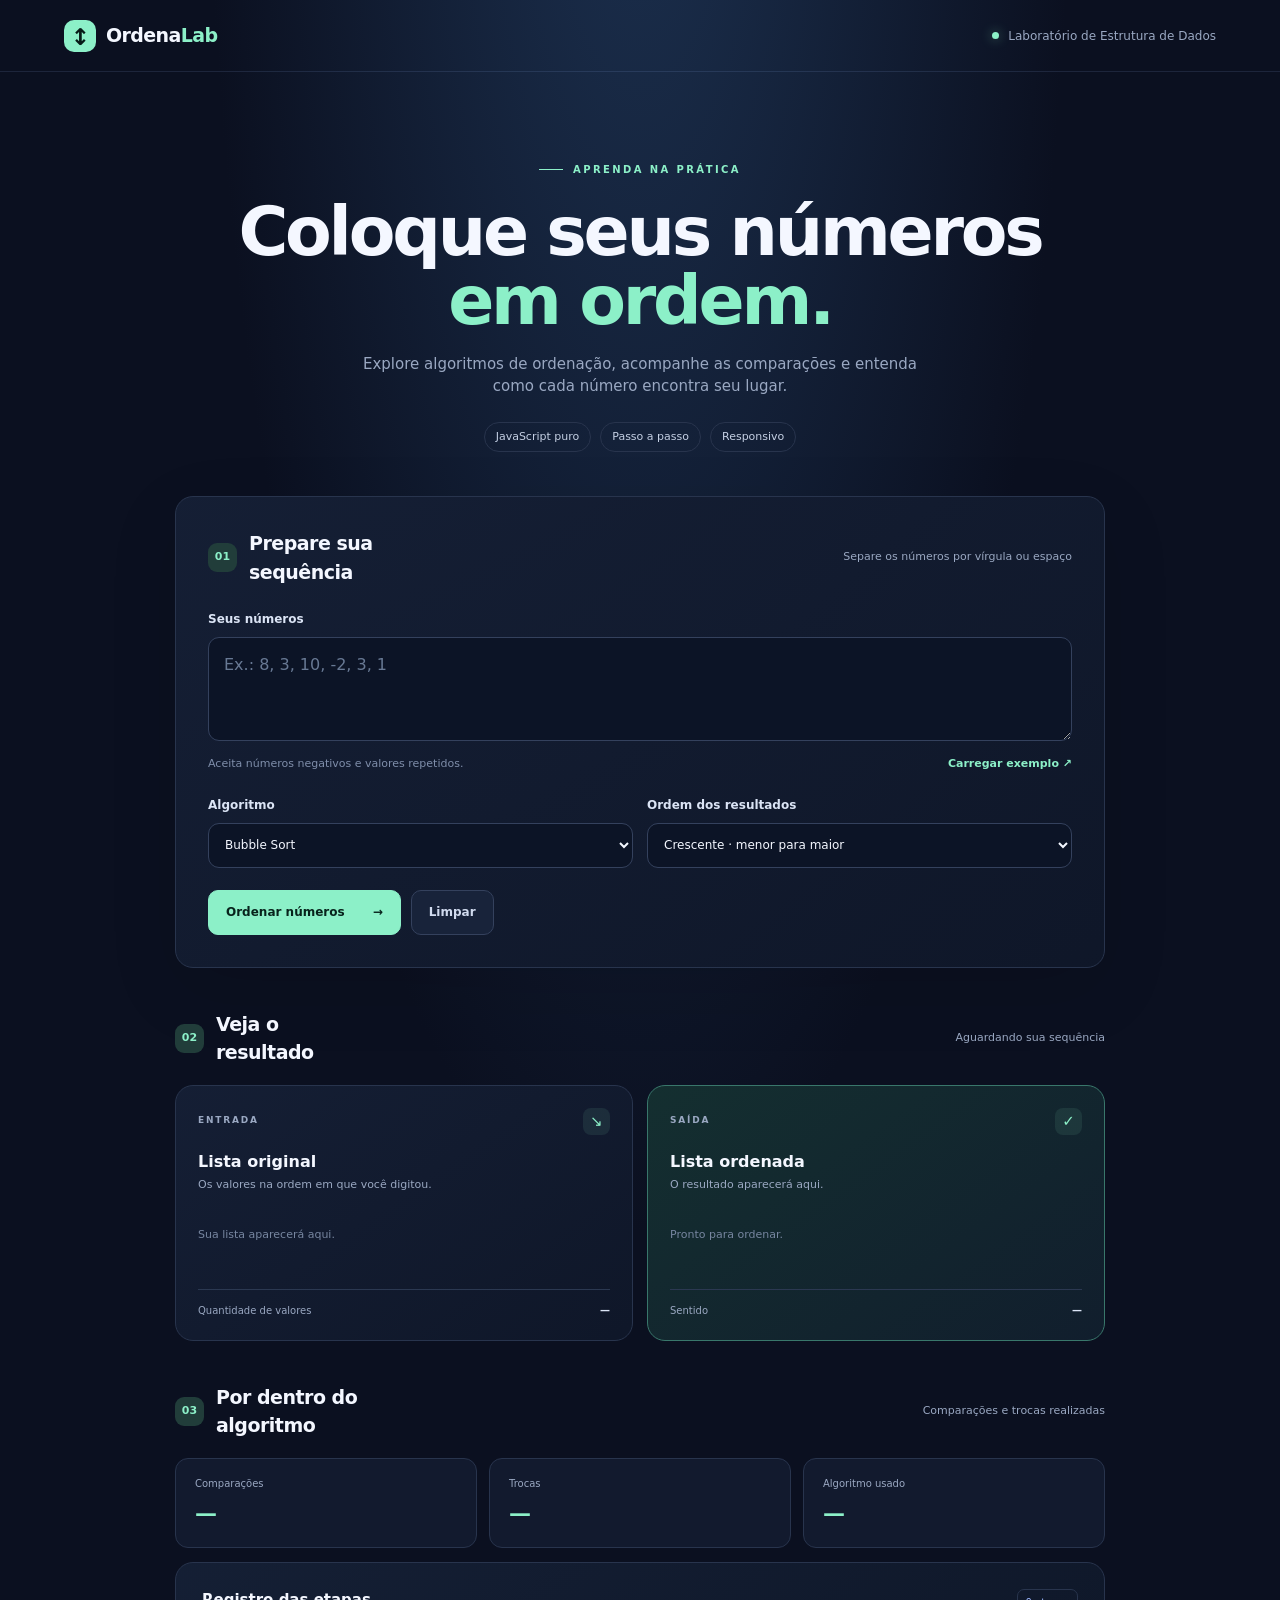
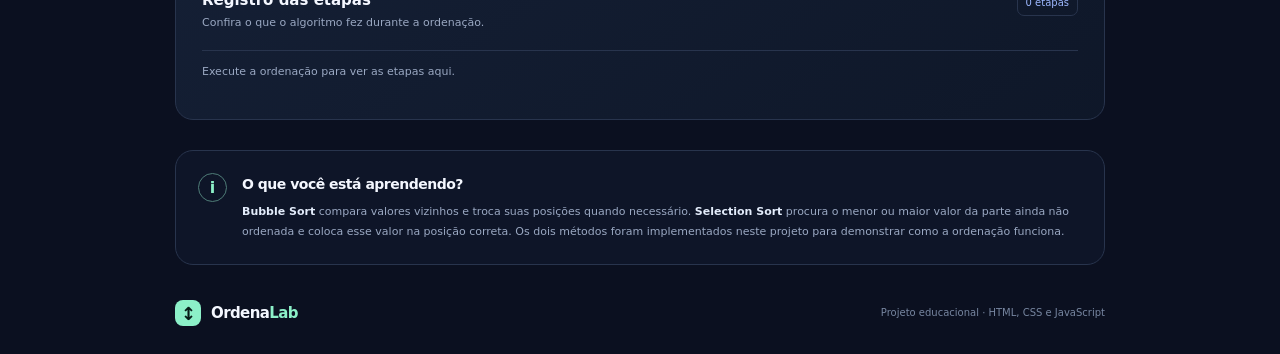
<file: index.html>
<!DOCTYPE html>
<html lang="pt-BR">
<head>
  <meta charset="UTF-8">
  <meta name="viewport" content="width=device-width, initial-scale=1.0">
  <meta name="description" content="Laboratório interativo para aprender algoritmos de ordenação.">
  <title>OrdenaLab | Laboratório de Ordenação</title>
  <link rel="stylesheet" href="style.css">
  <script src="script.js" defer></script>
</head>
<body>
  <header class="topbar">
    <a class="brand" href="#" aria-label="OrdenaLab - início">
      <span class="brand-icon">↕</span>
      <span>Ordena<span class="brand-accent">Lab</span></span>
    </a>
    <span class="top-label"><span class="status-dot"></span> Laboratório de Estrutura de Dados</span>
  </header>

  <main class="page">
    <section class="hero">
      <div class="eyebrow"><span class="eyebrow-line"></span> APRENDA NA PRÁTICA</div>
      <h1>Coloque seus números<br><span>em ordem.</span></h1>
      <p class="hero-copy">Explore algoritmos de ordenação, acompanhe as comparações e entenda como cada número encontra seu lugar.</p>
      <div class="hero-tags">
        <span>JavaScript puro</span><span>Passo a passo</span><span>Responsivo</span>
      </div>
    </section>

    <section class="workspace" aria-labelledby="input-title">
      <div class="section-heading">
        <div>
          <span class="step-number">01</span>
          <h2 id="input-title">Prepare sua sequência</h2>
        </div>
        <span class="small-note">Separe os números por vírgula ou espaço</span>
      </div>

      <form id="sort-form" novalidate>
        <label for="numbers">Seus números</label>
        <textarea id="numbers" name="numbers" rows="3" placeholder="Ex.: 8, 3, 10, -2, 3, 1" spellcheck="false"></textarea>
        <div class="input-foot">
          <span class="hint">Aceita números negativos e valores repetidos.</span>
          <button type="button" class="text-button" id="example-button">Carregar exemplo ↗</button>
        </div>

        <div class="options-grid">
          <div class="field">
            <label for="algorithm">Algoritmo</label>
            <select id="algorithm" name="algorithm">
              <option value="bubble">Bubble Sort</option>
              <option value="selection">Selection Sort</option>
            </select>
          </div>
          <div class="field">
            <label for="order">Ordem dos resultados</label>
            <select id="order" name="order">
              <option value="asc">Crescente · menor para maior</option>
              <option value="desc">Decrescente · maior para menor</option>
            </select>
          </div>
        </div>
        <div class="form-actions">
          <button class="primary-button" type="submit"><span>Ordenar números</span><span aria-hidden="true">→</span></button>
          <button class="secondary-button" type="button" id="clear-button">Limpar</button>
        </div>
        <p id="message" class="message" role="status" aria-live="polite"></p>
      </form>
    </section>

    <section class="results-section" aria-labelledby="results-title">
      <div class="section-heading">
        <div>
          <span class="step-number">02</span>
          <h2 id="results-title">Veja o resultado</h2>
        </div>
        <span class="small-note" id="result-status">Aguardando sua sequência</span>
      </div>

      <div class="results-grid">
        <article class="result-card">
          <div class="card-top"><span class="card-label">ENTRADA</span><span class="card-symbol">↘</span></div>
          <h3>Lista original</h3>
          <p class="card-description">Os valores na ordem em que você digitou.</p>
          <div id="original-list" class="number-list empty-list">Sua lista aparecerá aqui.</div>
          <div class="card-footer"><span>Quantidade de valores</span><strong id="item-count">—</strong></div>
        </article>
        <article class="result-card result-card-highlight">
          <div class="card-top"><span class="card-label">SAÍDA</span><span class="card-symbol">✓</span></div>
          <h3>Lista ordenada</h3>
          <p class="card-description" id="sorted-description">O resultado aparecerá aqui.</p>
          <div id="sorted-list" class="number-list empty-list">Pronto para ordenar.</div>
          <div class="card-footer"><span>Sentido</span><strong id="order-label">—</strong></div>
        </article>
      </div>
    </section>

    <section class="steps-section" aria-labelledby="steps-title">
      <div class="section-heading">
        <div>
          <span class="step-number">03</span>
          <h2 id="steps-title">Por dentro do algoritmo</h2>
        </div>
        <span class="small-note">Comparações e trocas realizadas</span>
      </div>
      <div class="stats-grid">
        <div class="stat-card"><span>Comparações</span><strong id="comparisons">—</strong></div>
        <div class="stat-card"><span>Trocas</span><strong id="swaps">—</strong></div>
        <div class="stat-card"><span>Algoritmo usado</span><strong id="algorithm-used">—</strong></div>
      </div>
      <div class="trace-card">
        <div class="trace-header">
          <div><h3>Registro das etapas</h3><p>Confira o que o algoritmo fez durante a ordenação.</p></div>
          <span id="step-count" class="step-count">0 etapas</span>
        </div>
        <ol id="trace-list" class="trace-list">
          <li class="trace-empty">Execute a ordenação para ver as etapas aqui.</li>
        </ol>
        <button type="button" id="show-more" class="secondary-button show-more" hidden>Mostrar todas as etapas</button>
      </div>
    </section>

    <section class="about">
      <div class="about-mark">i</div>
      <div><h2>O que você está aprendendo?</h2><p><strong>Bubble Sort</strong> compara valores vizinhos e troca suas posições quando necessário. <strong>Selection Sort</strong> procura o menor ou maior valor da parte ainda não ordenada e coloca esse valor na posição correta. Os dois métodos foram implementados neste projeto para demonstrar como a ordenação funciona.</p></div>
    </section>
    <footer>
      <a class="brand footer-brand" href="#"><span class="brand-icon">↕</span><span>Ordena<span class="brand-accent">Lab</span></span></a>
      <span>Projeto educacional · HTML, CSS e JavaScript</span>
    </footer>
  </main>
</body>
</html>
</file>
<file: style.css>
:root {
  --bg: #0b1020;
  --panel: #121a2e;
  --panel-2: #17223a;
  --line: #28344d;
  --text: #f4f7ff;
  --muted: #9aa8c2;
  --accent: #8cf0c8;
  --accent-dark: #173e39;
  --blue: #9db8ff;
  --danger: #ff9eab;
}
* { box-sizing: border-box; }
html { scroll-behavior: smooth; }
body {
  margin: 0;
  background: radial-gradient(ellipse at 50% -15%, #1c3150 0%, var(--bg) 48%);
  color: var(--text);
  font-family: Inter, ui-sans-serif, system-ui, -apple-system, BlinkMacSystemFont, "Segoe UI", sans-serif;
  line-height: 1.5;
}
button, textarea, select { font: inherit; }
button { cursor: pointer; }
.topbar {
  min-height: 72px; padding: 0 clamp(20px, 5vw, 76px);
  display: flex; align-items: center; justify-content: space-between;
  border-bottom: 1px solid rgba(157,184,255,.12);
}
.brand { display: inline-flex; align-items: center; gap: 10px; color: var(--text); font-size: 19px; font-weight: 800; letter-spacing: -.6px; text-decoration: none; }
.brand-icon { display: grid; place-items: center; width: 32px; height: 32px; border-radius: 10px; color: #071b17; background: var(--accent); font-size: 23px; }
.brand-accent { color: var(--accent); }
.top-label { display: flex; align-items: center; gap: 9px; color: var(--muted); font-size: 12px; }
.status-dot { width: 7px; height: 7px; border-radius: 50%; background: var(--accent); box-shadow: 0 0 12px #8cf0c877; }
.page { width: min(100% - 40px, 930px); margin: 0 auto; }
.hero { padding: clamp(54px, 9vw, 90px) 0 44px; text-align: center; }
.eyebrow { display: flex; align-items: center; justify-content: center; gap: 10px; color: var(--accent); font-size: 10px; font-weight: 800; letter-spacing: 2.4px; }
.eyebrow-line { width: 24px; height: 1px; background: var(--accent); }
h1 { margin: 20px 0 17px; font-size: clamp(42px, 7vw, 68px); line-height: 1.02; letter-spacing: -3.2px; font-weight: 850; }
h1 span { color: var(--accent); }
.hero-copy { max-width: 590px; margin: 0 auto; color: var(--muted); font-size: 15px; }
.hero-tags { display: flex; justify-content: center; flex-wrap: wrap; gap: 9px; margin-top: 24px; }
.hero-tags span { padding: 6px 11px; border: 1px solid var(--line); border-radius: 999px; color: #c5d0e4; font-size: 11px; }
.workspace, .result-card, .trace-card, .about { border: 1px solid var(--line); border-radius: 18px; background: linear-gradient(145deg, rgba(21,31,53,.97), rgba(15,23,41,.97)); }
.workspace { padding: clamp(20px, 4vw, 32px); box-shadow: 0 22px 70px #0000001c; }
.section-heading { display: flex; align-items: center; justify-content: space-between; gap: 14px; margin: 42px 0 18px; }
.workspace .section-heading { margin: 0 0 24px; }
.section-heading > div { display: flex; align-items: center; gap: 12px; }
.step-number { display: grid; place-items: center; flex: 0 0 29px; height: 29px; border-radius: 9px; background: #213d3a; color: var(--accent); font-size: 11px; font-weight: 800; }
h2 { margin: 0; font-size: 19px; letter-spacing: -.5px; }
.small-note { color: var(--muted); font-size: 11px; text-align: right; }
label { display: block; margin-bottom: 9px; color: #dbe4f5; font-size: 12px; font-weight: 700; }
textarea, select { width: 100%; border: 1px solid #34415d; border-radius: 11px; outline: none; color: var(--text); background: #0c1426; transition: border-color .18s, box-shadow .18s; }
textarea { min-height: 94px; padding: 15px; resize: vertical; }
textarea::placeholder { color: #687994; }
textarea:focus, select:focus { border-color: var(--accent); box-shadow: 0 0 0 3px #8cf0c81c; }
.input-foot { display: flex; justify-content: space-between; align-items: center; gap: 12px; margin-top: 8px; }
.hint { color: #7f8eaa; font-size: 11px; }
.text-button { padding: 0; border: 0; color: var(--accent); background: none; font-size: 11px; font-weight: 700; }
.options-grid { display: grid; grid-template-columns: 1fr 1fr; gap: 14px; margin-top: 23px; }
select { min-height: 45px; padding: 0 12px; font-size: 12px; }
.form-actions { display: flex; gap: 10px; margin-top: 22px; }
.primary-button, .secondary-button { min-height: 45px; padding: 0 17px; border-radius: 10px; font-size: 12px; font-weight: 800; transition: transform .15s, opacity .15s, background .15s; }
.primary-button { display: inline-flex; align-items: center; justify-content: space-between; gap: 28px; min-width: 190px; border: 1px solid var(--accent); color: #08231c; background: var(--accent); }
.primary-button:hover { background: #a8f8d9; transform: translateY(-1px); }
.secondary-button { border: 1px solid #34415d; color: #d1dbef; background: #18233a; }
.secondary-button:hover { background: #22304a; }
.message { min-height: 0; margin: 0; color: var(--danger); font-size: 12px; }
.message:not(:empty) { margin-top: 14px; }
.results-section { margin-top: 40px; }
.results-section .section-heading, .steps-section .section-heading { margin-top: 42px; }
.results-grid { display: grid; grid-template-columns: 1fr 1fr; gap: 14px; }
.result-card { min-width: 0; padding: 22px; }
.result-card-highlight { border-color: #39776b; background: linear-gradient(145deg, #142f30, #111e2d); }
.card-top { display: flex; align-items: center; justify-content: space-between; }
.card-label { color: var(--muted); font-size: 9px; font-weight: 800; letter-spacing: 1.8px; }
.card-symbol { display: grid; place-items: center; width: 27px; height: 27px; border-radius: 8px; color: var(--accent); background: #8cf0c817; font-size: 15px; }
.result-card h3 { margin: 15px 0 3px; font-size: 16px; }
.card-description { min-height: 34px; margin: 0; color: var(--muted); font-size: 11px; }
.number-list { display: flex; align-content: flex-start; flex-wrap: wrap; gap: 7px; min-height: 78px; padding: 16px 0; }
.number-chip { display: grid; place-items: center; min-width: 36px; min-height: 34px; padding: 0 9px; border: 1px solid #3b4a66; border-radius: 8px; color: #e6edfa; background: #202c44; font-size: 12px; font-weight: 750; overflow-wrap: anywhere; }
.result-card-highlight .number-chip { border-color: #39776b; color: var(--accent); background: #173c38; }
.empty-list { align-items: center; color: #7786a0; font-size: 11px; }
.card-footer { display: flex; justify-content: space-between; gap: 10px; padding-top: 13px; border-top: 1px solid #2b3851; color: var(--muted); font-size: 10px; }
.card-footer strong { color: #dce6f7; font-size: 10px; }
.stats-grid { display: grid; grid-template-columns: repeat(3, 1fr); gap: 12px; margin-bottom: 14px; }
.stat-card { padding: 17px 19px; border: 1px solid var(--line); border-radius: 13px; background: #121a2e; }
.stat-card span { display: block; color: var(--muted); font-size: 10px; }
.stat-card strong { display: block; margin-top: 6px; color: var(--accent); font-size: 22px; letter-spacing: -.7px; }
.trace-card { padding: clamp(18px, 4vw, 26px); }
.trace-header { display: flex; justify-content: space-between; align-items: flex-start; gap: 12px; padding-bottom: 18px; border-bottom: 1px solid var(--line); }
.trace-header h3 { margin: 0; font-size: 15px; }
.trace-header p { margin: 4px 0 0; color: var(--muted); font-size: 11px; }
.step-count { flex: 0 0 auto; padding: 5px 8px; border: 1px solid var(--line); border-radius: 7px; color: var(--blue); font-size: 10px; }
.trace-list { display: grid; gap: 0; margin: 0; padding: 0; list-style: none; }
.trace-list li { display: grid; grid-template-columns: 32px 1fr; gap: 12px; padding: 13px 0; border-bottom: 1px solid #263149; color: #cbd6e9; font-size: 11px; }
.trace-list li:last-child { border-bottom: 0; }
.trace-index { display: grid; place-items: center; width: 25px; height: 25px; border-radius: 8px; color: var(--blue); background: #9db8ff16; font-size: 10px; font-weight: 800; }
.trace-detail { padding-top: 2px; }
.trace-detail strong { color: var(--text); }
.trace-detail .swap-label { color: var(--accent); font-weight: 700; }
.trace-empty { display: block !important; color: var(--muted) !important; }
.show-more { margin-top: 12px; }
.about { display: flex; gap: 15px; margin-top: 30px; padding: 22px; background: #121a2e99; }
.about-mark { display: grid; place-items: center; flex: 0 0 29px; height: 29px; border: 1px solid #4e7c77; border-radius: 50%; color: var(--accent); font-weight: 800; }
.about h2 { margin: 1px 0 7px; font-size: 14px; }
.about p { margin: 0; color: var(--muted); font-size: 11px; line-height: 1.8; }
.about strong { color: #e3ecfb; }
footer { display: flex; justify-content: space-between; align-items: center; gap: 16px; padding: 35px 0 28px; color: #7786a0; font-size: 10px; }
.footer-brand { font-size: 15px; }
.footer-brand .brand-icon { width: 26px; height: 26px; border-radius: 8px; font-size: 18px; }
@media (max-width: 650px) {
  .topbar { min-height: 62px; padding: 0 20px; }
  .top-label { max-width: 145px; font-size: 10px; }
  .page { width: min(100% - 28px, 930px); }
  h1 { letter-spacing: -2px; }
  .hero { padding-top: 56px; }
  .section-heading { align-items: flex-start; }
  .section-heading > div { align-items: flex-start; }
  .section-heading h2 { font-size: 16px; padding-top: 3px; }
  .small-note { max-width: 125px; line-height: 1.5; }
  .options-grid, .results-grid { grid-template-columns: 1fr; }
  .result-card { padding: 19px; }
  .card-description { min-height: 0; }
  .number-list { min-height: 65px; }
  .stats-grid { gap: 8px; }
  .stat-card { padding: 13px 10px; }
  .stat-card span { min-height: 28px; font-size: 9px; }
  .stat-card strong { font-size: 18px; overflow-wrap: anywhere; }
  .form-actions { flex-wrap: wrap; }
  .primary-button { flex: 1; }
  .input-foot { align-items: flex-start; }
  .hint { max-width: 65%; line-height: 1.5; }
  footer { align-items: flex-start; flex-direction: column; }
}
</file>
